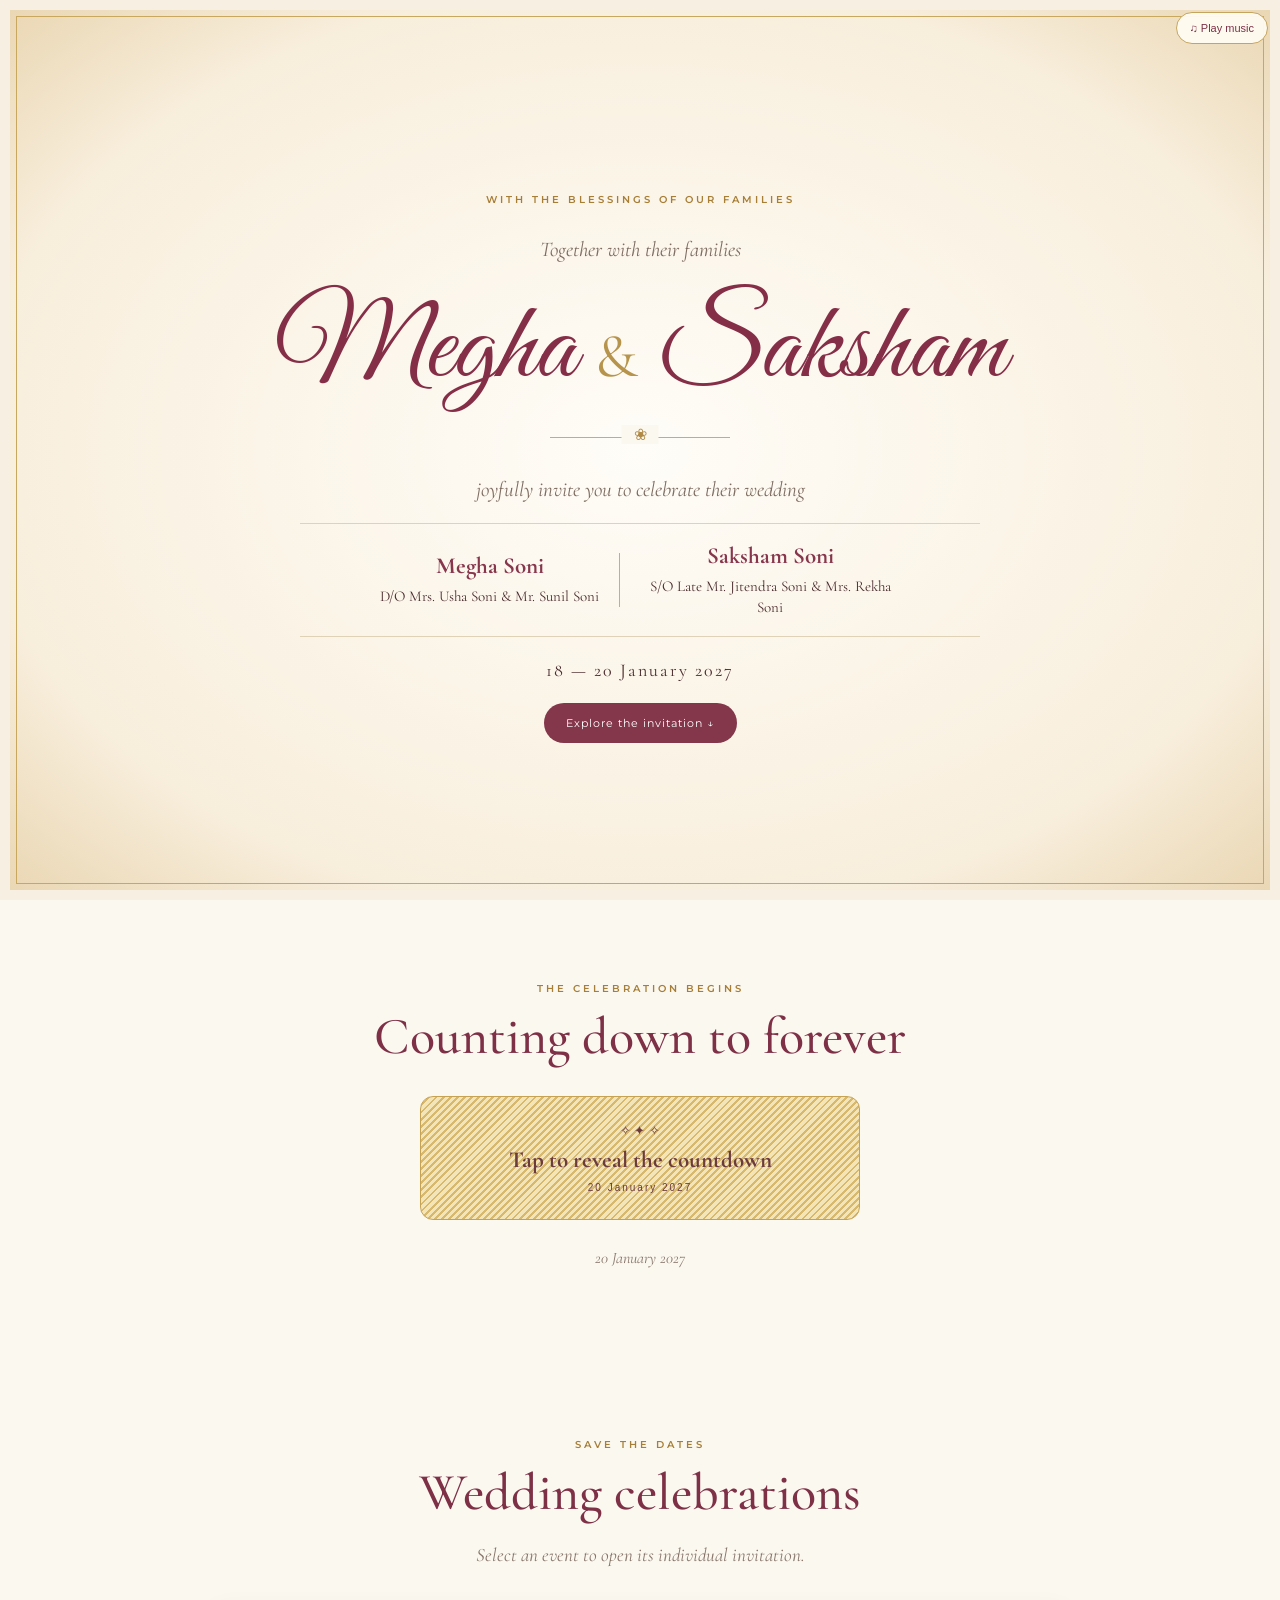
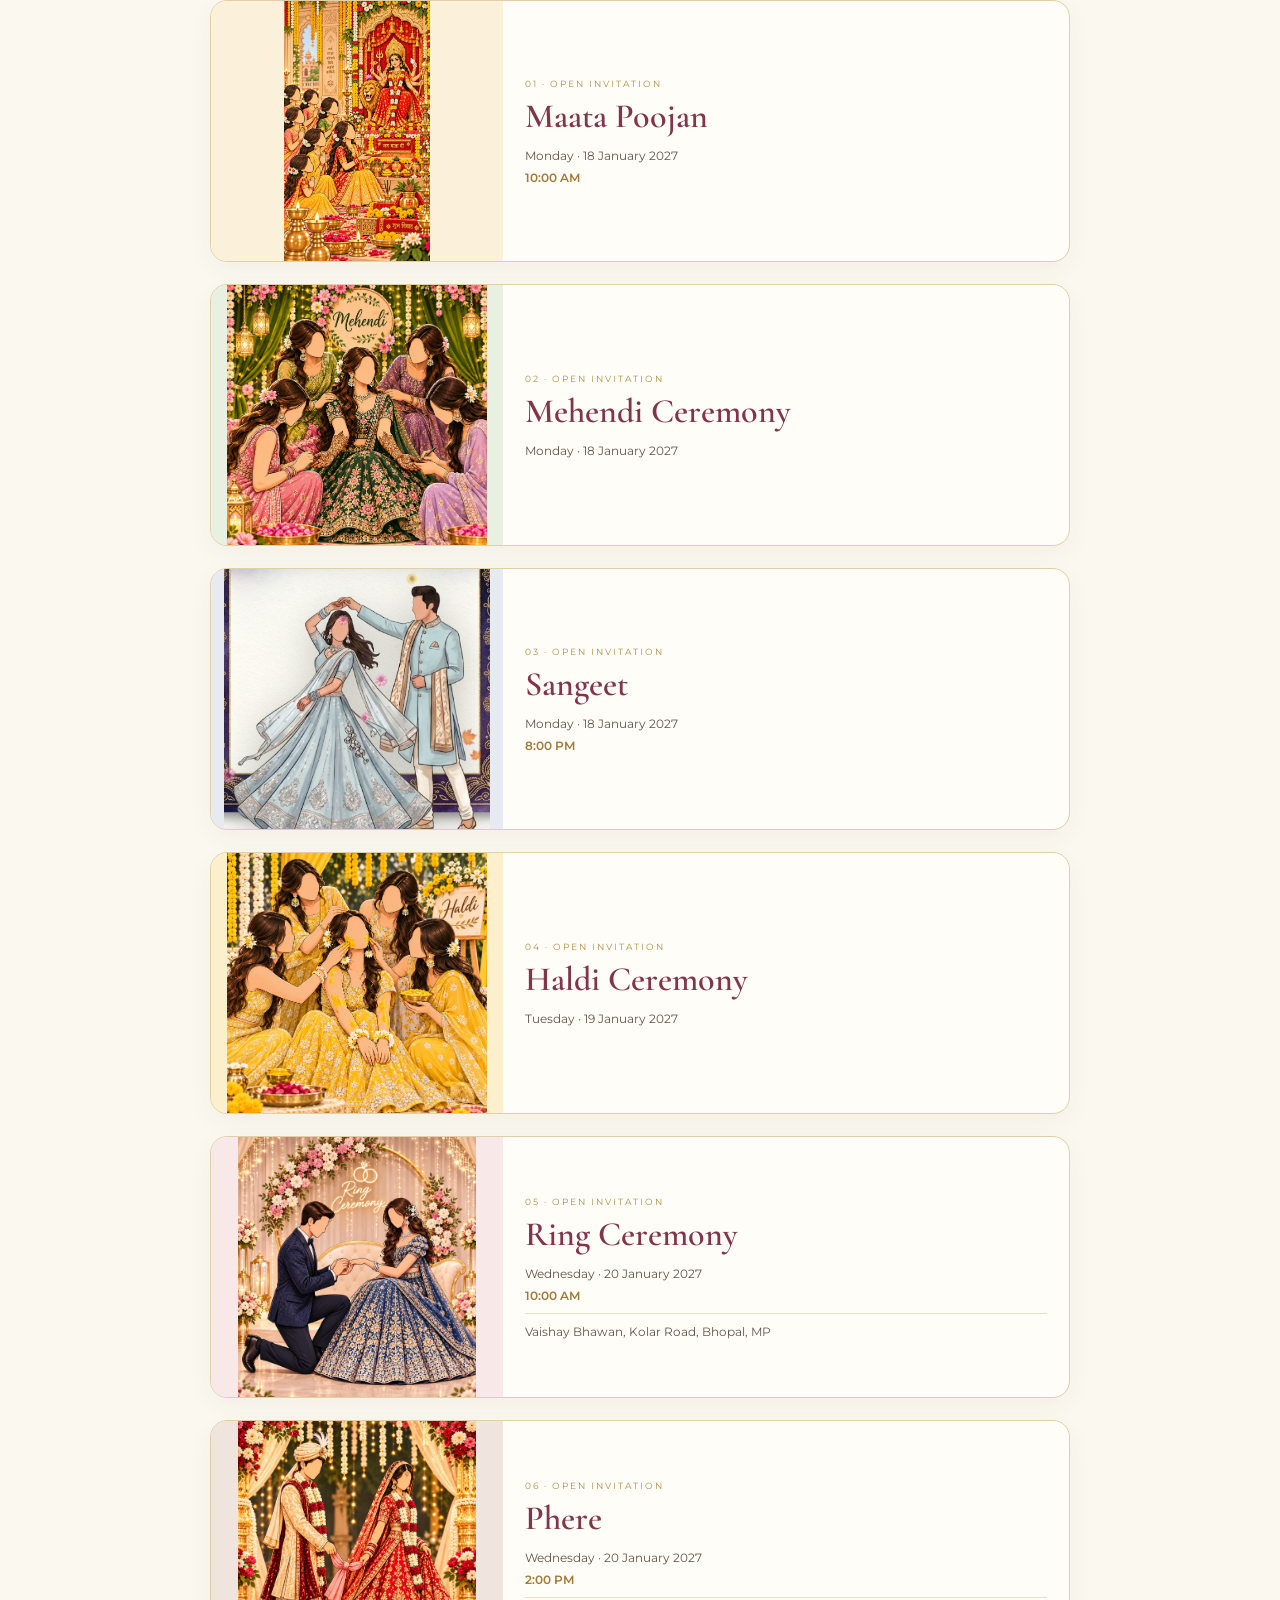
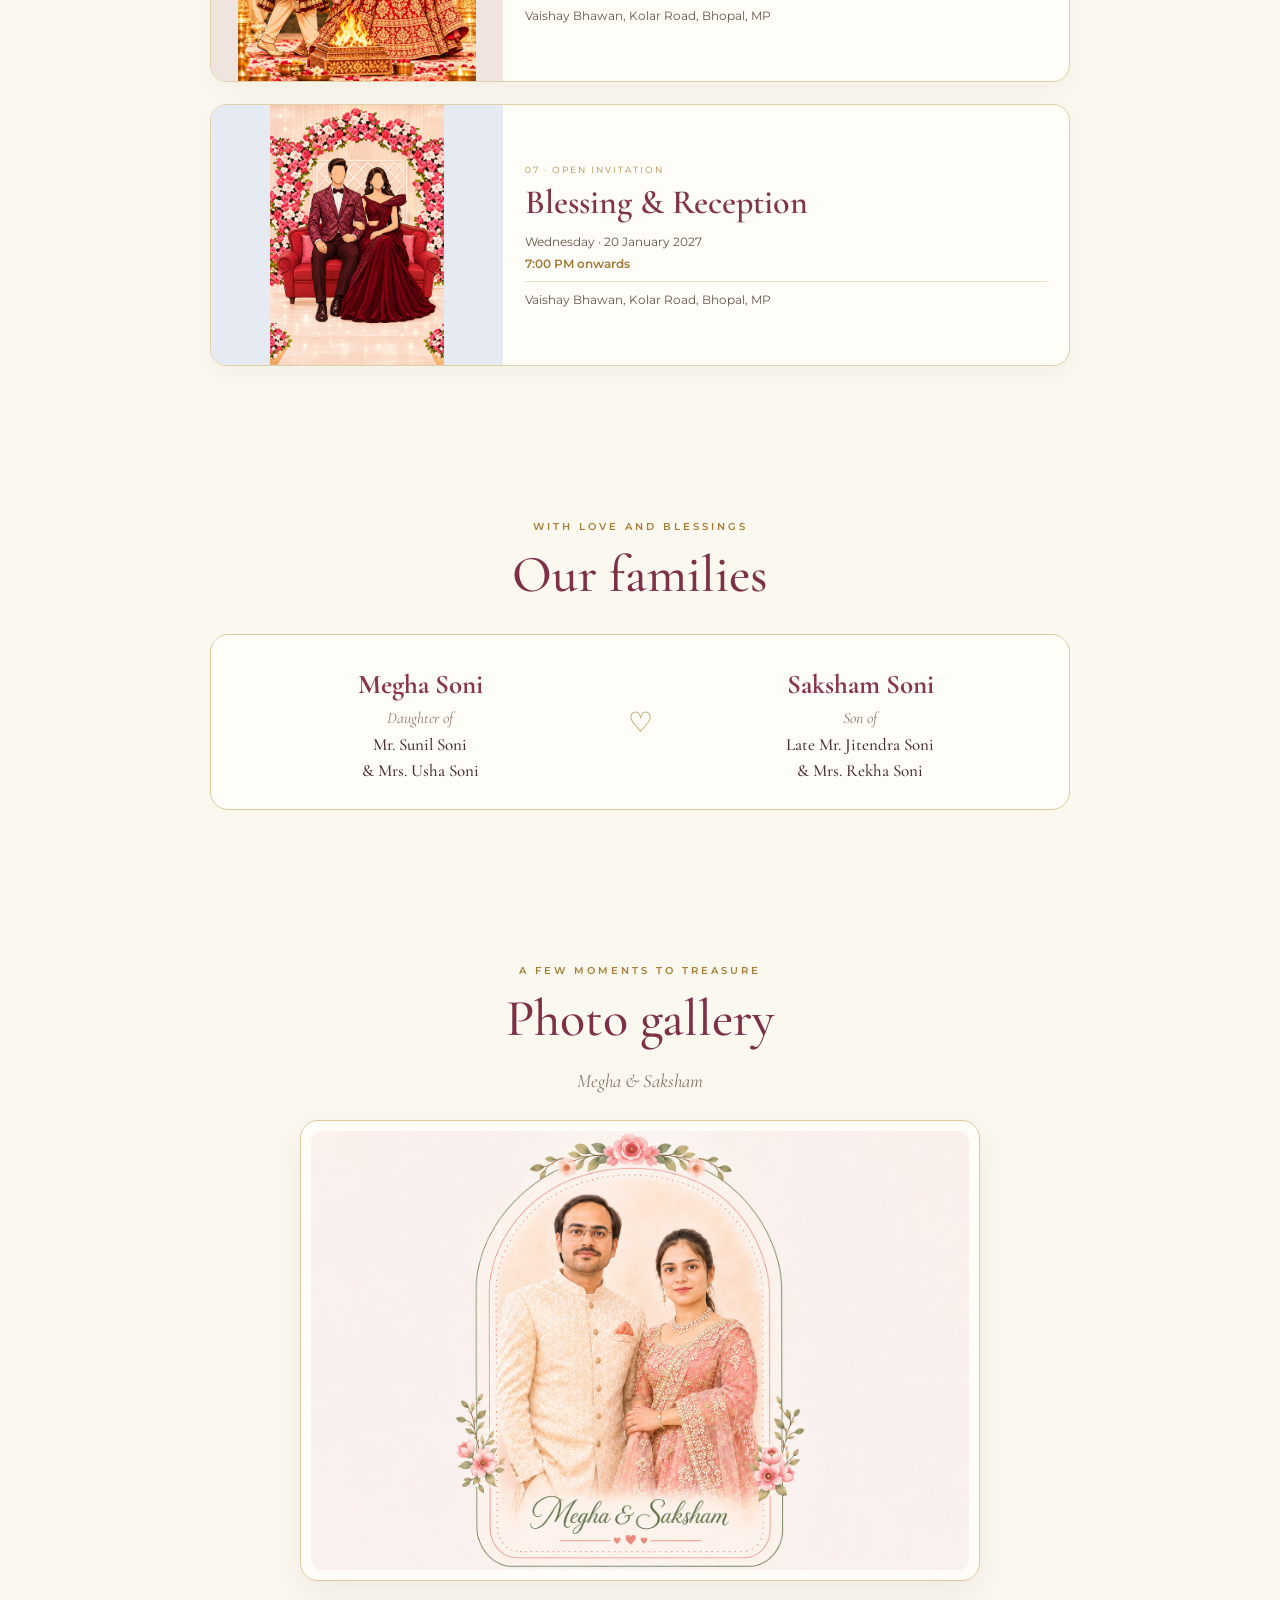
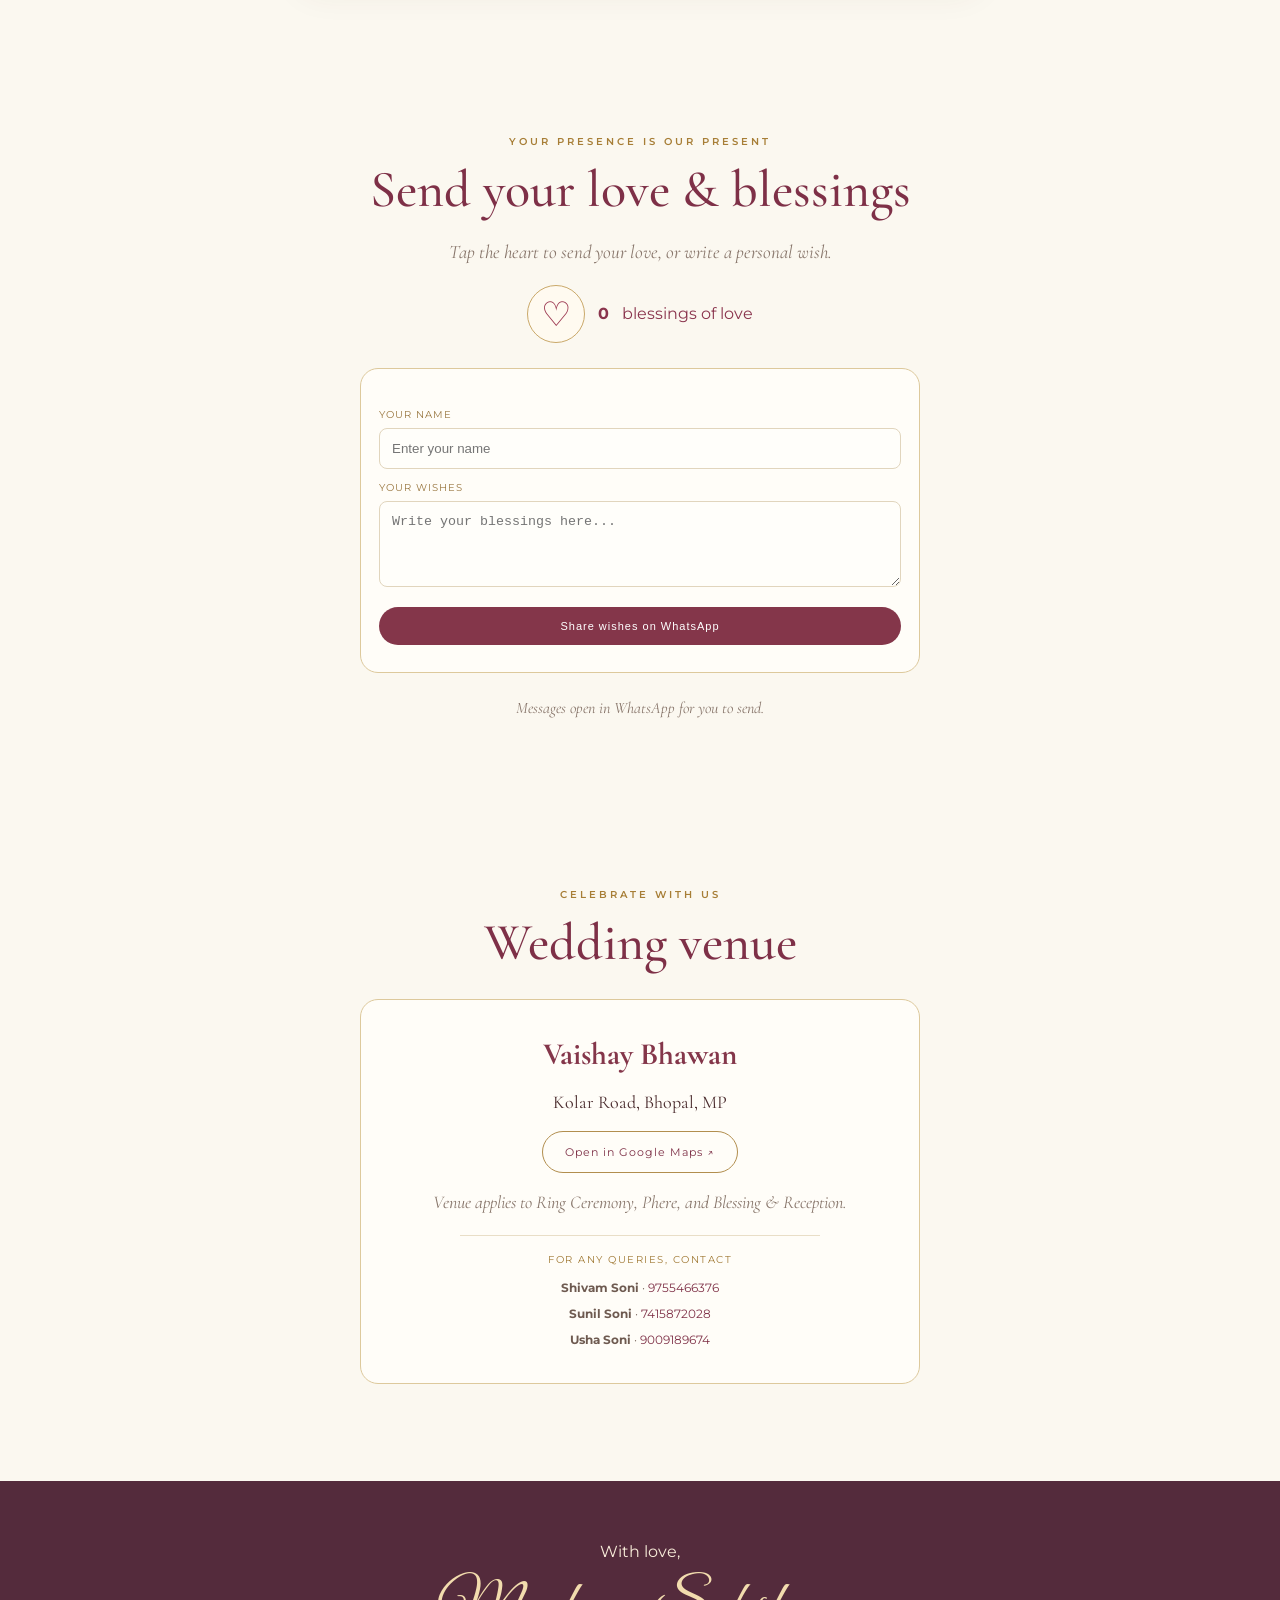
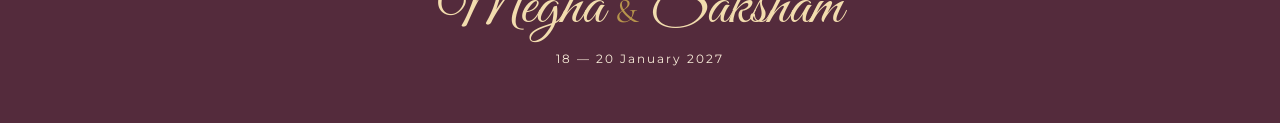
<file: index.html>
<!DOCTYPE html><html lang="en"><head><meta charset="UTF-8"><meta name="viewport" content="width=device-width,initial-scale=1"><meta name="theme-color" content="#7d253b"><title>Megha & Saksham | Wedding Invitation</title><link rel="preconnect" href="https://fonts.googleapis.com"><link rel="preconnect" href="https://fonts.gstatic.com" crossorigin><link href="https://fonts.googleapis.com/css2?family=Cormorant+Garamond:wght@400;500;600;700&family=Great+Vibes&family=Montserrat:wght@400;500;600&display=swap" rel="stylesheet"><link rel="stylesheet" href="styles.css"></head><body>
<div class="music-control"><audio id="bgMusic" loop src="assets/song.mpeg"></audio><button id="musicToggle" class="music-btn">♫ Play music</button></div>
<header class="hero" id="home"><p class="eyebrow">WITH THE BLESSINGS OF OUR FAMILIES</p><p class="invite-line">Together with their families</p><h1>Megha <span>&</span> Saksham</h1><div class="hero-divider"></div><p class="hero-subtitle">joyfully invite you to celebrate their wedding</p><div class="hero-names"><div><strong>Megha Soni</strong><small>D/O Mrs. Usha Soni &amp; Mr. Sunil Soni</small></div><i></i><div><strong>Saksham Soni</strong><small>S/O Late Mr. Jitendra Soni &amp; Mrs. Rekha Soni</small></div></div><p class="hero-date">18 — 20 January 2027</p><a class="primary-link" href="#countdown">Explore the invitation ↓</a></header>
<main>
<section class="section-wrap" id="countdown"><p class="eyebrow">THE CELEBRATION BEGINS</p><h2>Counting down to forever</h2><button id="revealCountdown" class="scratch-card"><span>✧ ✦ ✧</span><strong>Tap to reveal the countdown</strong><small>20 January 2027</small></button><div class="countdown hidden" id="countdownTimer"><div><strong id="days">--</strong><span>Days</span></div><div><strong id="hours">--</strong><span>Hours</span></div><div><strong id="minutes">--</strong><span>Minutes</span></div><div><strong id="seconds">--</strong><span>Seconds</span></div></div><p class="muted">20 January 2027</p></section>
<section class="section-wrap" id="events"><p class="eyebrow">SAVE THE DATES</p><h2>Wedding celebrations</h2><p class="section-intro">Select an event to open its individual invitation.</p><div class="event-list">
      <a class="event-card gold" href="maata-poojan.html">
        <div class="event-art"><img src="assets/mata_poojan.jpeg" alt="Maata Poojan illustration"></div>
        <div class="event-copy"><span class="event-number">01 · OPEN INVITATION</span><h3>Maata Poojan</h3><p class="event-date">Monday · 18 January 2027</p><p class="event-time">10:00 AM</p></div>
      </a>
      <a class="event-card green" href="mehendi-ceremony.html">
        <div class="event-art"><img src="assets/mahendi.jpeg" alt="Mehendi Ceremony illustration"></div>
        <div class="event-copy"><span class="event-number">02 · OPEN INVITATION</span><h3>Mehendi Ceremony</h3><p class="event-date">Monday · 18 January 2027</p></div>
      </a>
      <a class="event-card navy" href="sangeet.html">
        <div class="event-art"><img src="assets/sangeet_couple.png" alt="Sangeet illustration"></div>
        <div class="event-copy"><span class="event-number">03 · OPEN INVITATION</span><h3>Sangeet</h3><p class="event-date">Monday · 18 January 2027</p><p class="event-time">8:00 PM</p></div>
      </a>
      <a class="event-card yellow" href="haldi-ceremony.html">
        <div class="event-art"><img src="assets/haldi.jpeg" alt="Haldi Ceremony illustration"></div>
        <div class="event-copy"><span class="event-number">04 · OPEN INVITATION</span><h3>Haldi Ceremony</h3><p class="event-date">Tuesday · 19 January 2027</p></div>
      </a>
      <a class="event-card blush" href="ring-ceremony.html">
        <div class="event-art"><img src="assets/ring_ceremony.jpeg" alt="Ring Ceremony illustration"></div>
        <div class="event-copy"><span class="event-number">05 · OPEN INVITATION</span><h3>Ring Ceremony</h3><p class="event-date">Wednesday · 20 January 2027</p><p class="event-time">10:00 AM</p><p class="event-venue">Vaishay Bhawan, Kolar Road, Bhopal, MP</p></div>
      </a>
      <a class="event-card maroon" href="phere.html">
        <div class="event-art"><img src="assets/phere.jpeg" alt="Phere illustration"></div>
        <div class="event-copy"><span class="event-number">06 · OPEN INVITATION</span><h3>Phere</h3><p class="event-date">Wednesday · 20 January 2027</p><p class="event-time">2:00 PM</p><p class="event-venue">Vaishay Bhawan, Kolar Road, Bhopal, MP</p></div>
      </a>
      <a class="event-card blue" href="blessing-reception.html">
        <div class="event-art"><img src="assets/blessing.jpeg" alt="Blessing & Reception illustration"></div>
        <div class="event-copy"><span class="event-number">07 · OPEN INVITATION</span><h3>Blessing & Reception</h3><p class="event-date">Wednesday · 20 January 2027</p><p class="event-time">7:00 PM onwards</p><p class="event-venue">Vaishay Bhawan, Kolar Road, Bhopal, MP</p></div>
      </a></div></section>
<section class="section-wrap" id="family"><p class="eyebrow">WITH LOVE AND BLESSINGS</p><h2>Our families</h2><div class="family-card"><div class="family-side"><h3>Megha Soni</h3><p>Daughter of</p><strong>Mr. Sunil Soni<br>&amp; Mrs. Usha Soni</strong></div><div class="family-center">♡</div><div class="family-side"><h3>Saksham Soni</h3><p>Son of</p><strong>Late Mr. Jitendra Soni<br>&amp; Mrs. Rekha Soni</strong></div></div></section>
<section class="section-wrap" id="gallery">
  <p class="eyebrow">A FEW MOMENTS TO TREASURE</p>
  <h2>Photo gallery</h2>
  <p class="section-intro">Megha &amp; Saksham</p>

  <div class="single-gallery-photo">
    <img src="assets/both.jpeg"
         alt="Megha and Saksham">
  </div>
</section>
<section class="section-wrap" id="blessings"><p class="eyebrow">YOUR PRESENCE IS OUR PRESENT</p><h2>Send your love &amp; blessings</h2><p class="section-intro">Tap the heart to send your love, or write a personal wish.</p><div class="love-counter"><button id="sendLove" type="button">♡</button><strong id="loveCount">0</strong><span>blessings of love</span></div><form id="blessingForm" class="blessing-form"><label for="guestName">Your name</label><input id="guestName" maxlength="60" required placeholder="Enter your name"><label for="guestMessage">Your wishes</label><textarea id="guestMessage" maxlength="500" rows="4" required placeholder="Write your blessings here..."></textarea><button class="primary-btn" type="submit">Share wishes on WhatsApp</button></form><p class="muted">Messages open in WhatsApp for you to send.</p></section>
<section class="section-wrap" id="venue"><p class="eyebrow">CELEBRATE WITH US</p><h2>Wedding venue</h2><div class="venue-card"><h3>Vaishay Bhawan</h3><p>Kolar Road, Bhopal, MP</p><a class="outline-btn" href="https://www.google.com/maps/search/?api=1&query=Vaishay+Bhawan%2C+Kolar+Road%2C+Bhopal%2C+MP" target="_blank" rel="noopener">Open in Google Maps ↗</a><p class="muted">Venue applies to Ring Ceremony, Phere, and Blessing &amp; Reception.</p><div class="venue-contacts">
  <p class="contacts-heading">For any queries, contact</p>
  <p><strong>Shivam Soni</strong> · <a href="tel:+919755466376">9755466376</a></p>
  <p><strong>Sunil Soni</strong> · <a href="tel:+917415872028">7415872028</a></p>
  <p><strong>Usha Soni</strong> · <a href="tel:+919009189674">9009189674</a></p>
</div></div></section>
</main><footer class="footer"><p>With love,</p><h2>Megha <span>&</span> Saksham</h2><p class="footer-date">18 — 20 January 2027</p></footer><script src="script.js"></script></body></html>
</file>
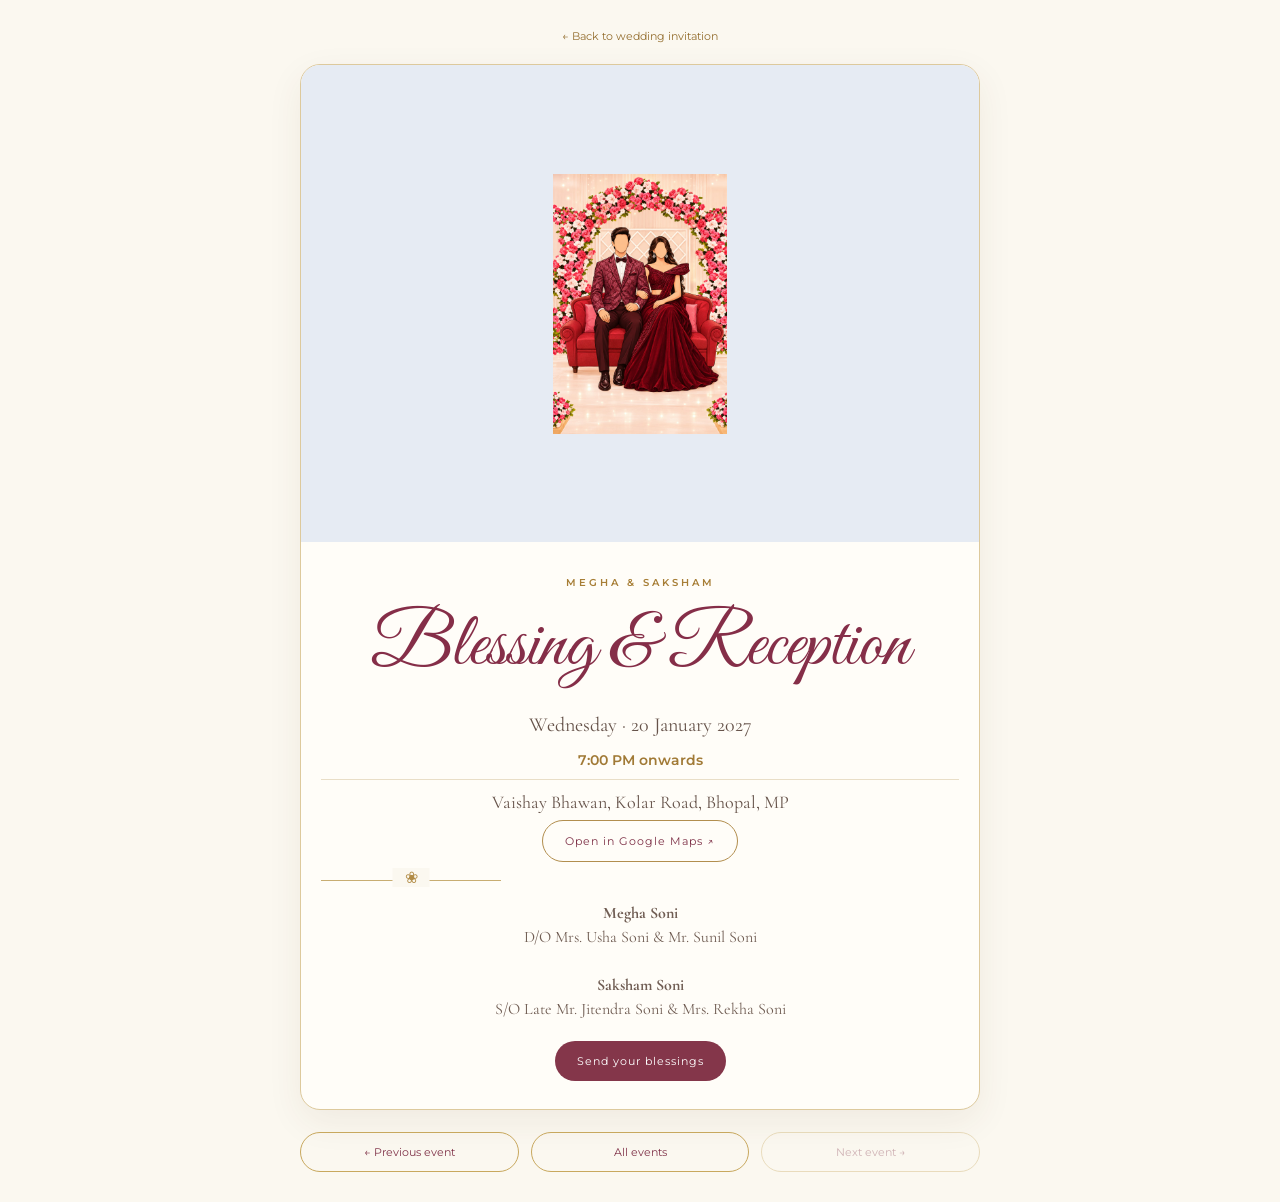
<file: blessing-reception.html>
<!DOCTYPE html><html lang="en"><head><meta charset="UTF-8"><meta name="viewport" content="width=device-width,initial-scale=1"><meta name="theme-color" content="#7d253b"><title>Blessing & Reception | Megha & Saksham</title><link rel="preconnect" href="https://fonts.googleapis.com"><link rel="preconnect" href="https://fonts.gstatic.com" crossorigin><link href="https://fonts.googleapis.com/css2?family=Cormorant+Garamond:wght@400;500;600&family=Great+Vibes&family=Montserrat:wght@400;500;600&display=swap" rel="stylesheet"><link rel="stylesheet" href="styles.css"></head><body><div class="detail-top"><a href="index.html">← Back to wedding invitation</a></div><main class="event-detail"><article class="detail-panel blue"><div class="detail-art event-art"><img src="assets/blessing.jpeg" alt="Blessing & Reception illustration"></div><div class="detail-copy"><p class="eyebrow">MEGHA &amp; SAKSHAM</p><h1>Blessing & Reception</h1><p class="event-date">Wednesday · 20 January 2027</p><p class="event-time">7:00 PM onwards</p><p class="event-venue">Vaishay Bhawan, Kolar Road, Bhopal, MP</p><a class="outline-btn" href="https://www.google.com/maps/search/?api=1&amp;query=Vaishay+Bhawan%2C+Kolar+Road%2C+Bhopal%2C+MP" target="_blank" rel="noopener">Open in Google Maps ↗</a><div class="hero-divider"></div><div class="detail-family"><strong>Megha Soni</strong><br>D/O Mrs. Usha Soni &amp; Mr. Sunil Soni<br><br><strong>Saksham Soni</strong><br>S/O Late Mr. Jitendra Soni &amp; Mrs. Rekha Soni</div><a class="primary-link" href="index.html#blessings">Send your blessings</a></div></article><nav class="detail-nav"><a href="phere.html">← Previous event</a><a href="index.html">All events</a><a class="disabled" href="#">Next event →</a></nav></main></body></html>
</file>
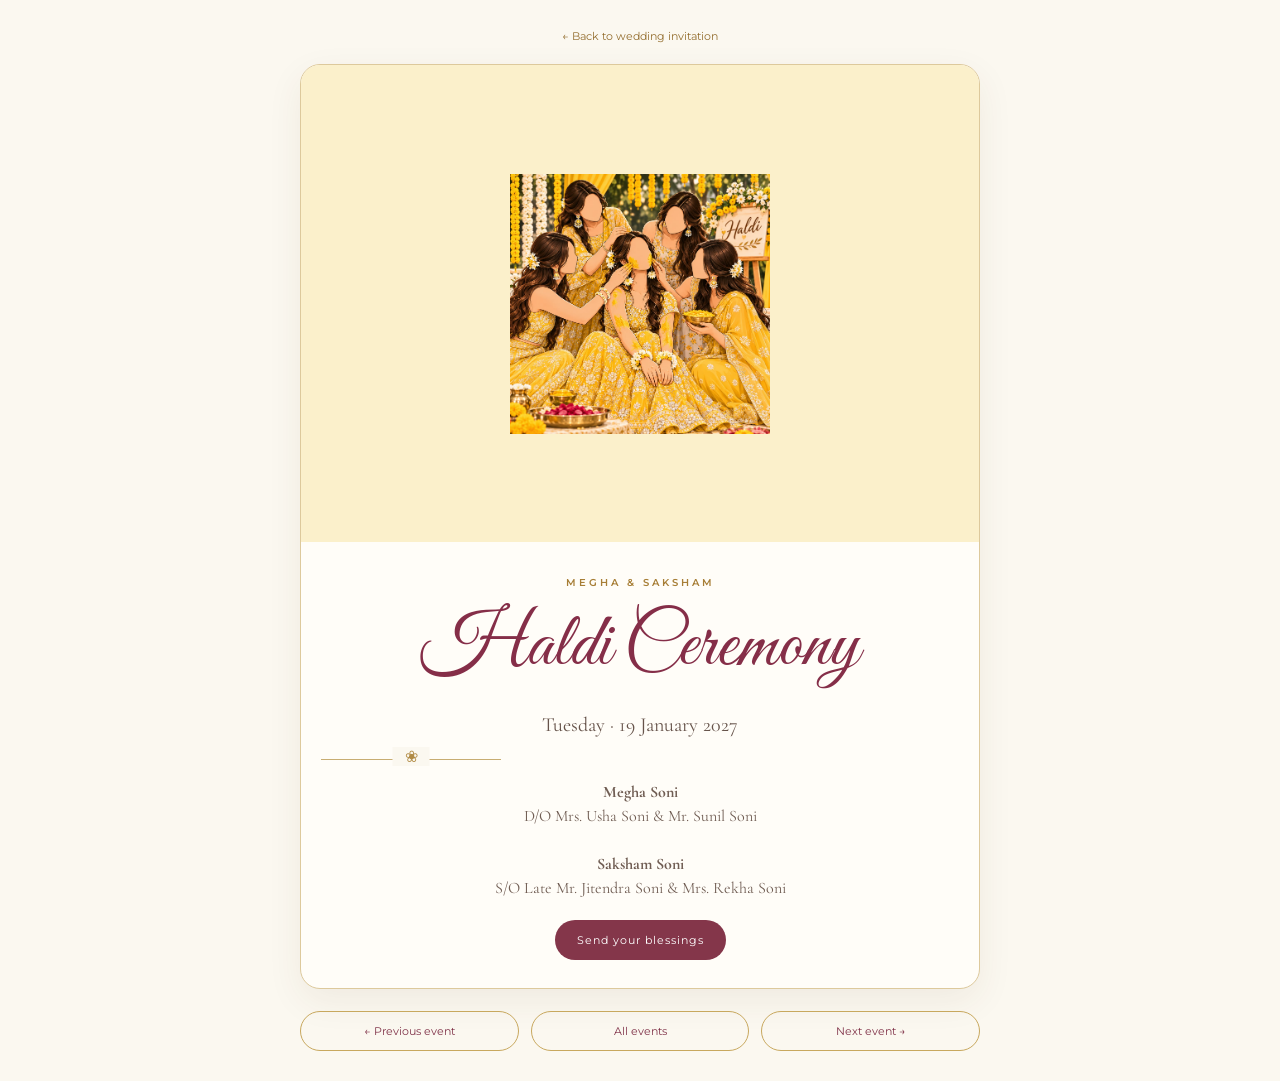
<file: haldi-ceremony.html>
<!DOCTYPE html><html lang="en"><head><meta charset="UTF-8"><meta name="viewport" content="width=device-width,initial-scale=1"><meta name="theme-color" content="#7d253b"><title>Haldi Ceremony | Megha & Saksham</title><link rel="preconnect" href="https://fonts.googleapis.com"><link rel="preconnect" href="https://fonts.gstatic.com" crossorigin><link href="https://fonts.googleapis.com/css2?family=Cormorant+Garamond:wght@400;500;600&family=Great+Vibes&family=Montserrat:wght@400;500;600&display=swap" rel="stylesheet"><link rel="stylesheet" href="styles.css"></head><body><div class="detail-top"><a href="index.html">← Back to wedding invitation</a></div><main class="event-detail"><article class="detail-panel yellow"><div class="detail-art event-art"><img src="assets/haldi.jpeg" alt="Haldi Ceremony illustration"></div><div class="detail-copy"><p class="eyebrow">MEGHA &amp; SAKSHAM</p><h1>Haldi Ceremony</h1><p class="event-date">Tuesday · 19 January 2027</p><div class="hero-divider"></div><div class="detail-family"><strong>Megha Soni</strong><br>D/O Mrs. Usha Soni &amp; Mr. Sunil Soni<br><br><strong>Saksham Soni</strong><br>S/O Late Mr. Jitendra Soni &amp; Mrs. Rekha Soni</div><a class="primary-link" href="index.html#blessings">Send your blessings</a></div></article><nav class="detail-nav"><a href="sangeet.html">← Previous event</a><a href="index.html">All events</a><a href="ring-ceremony.html">Next event →</a></nav></main></body></html>
</file>
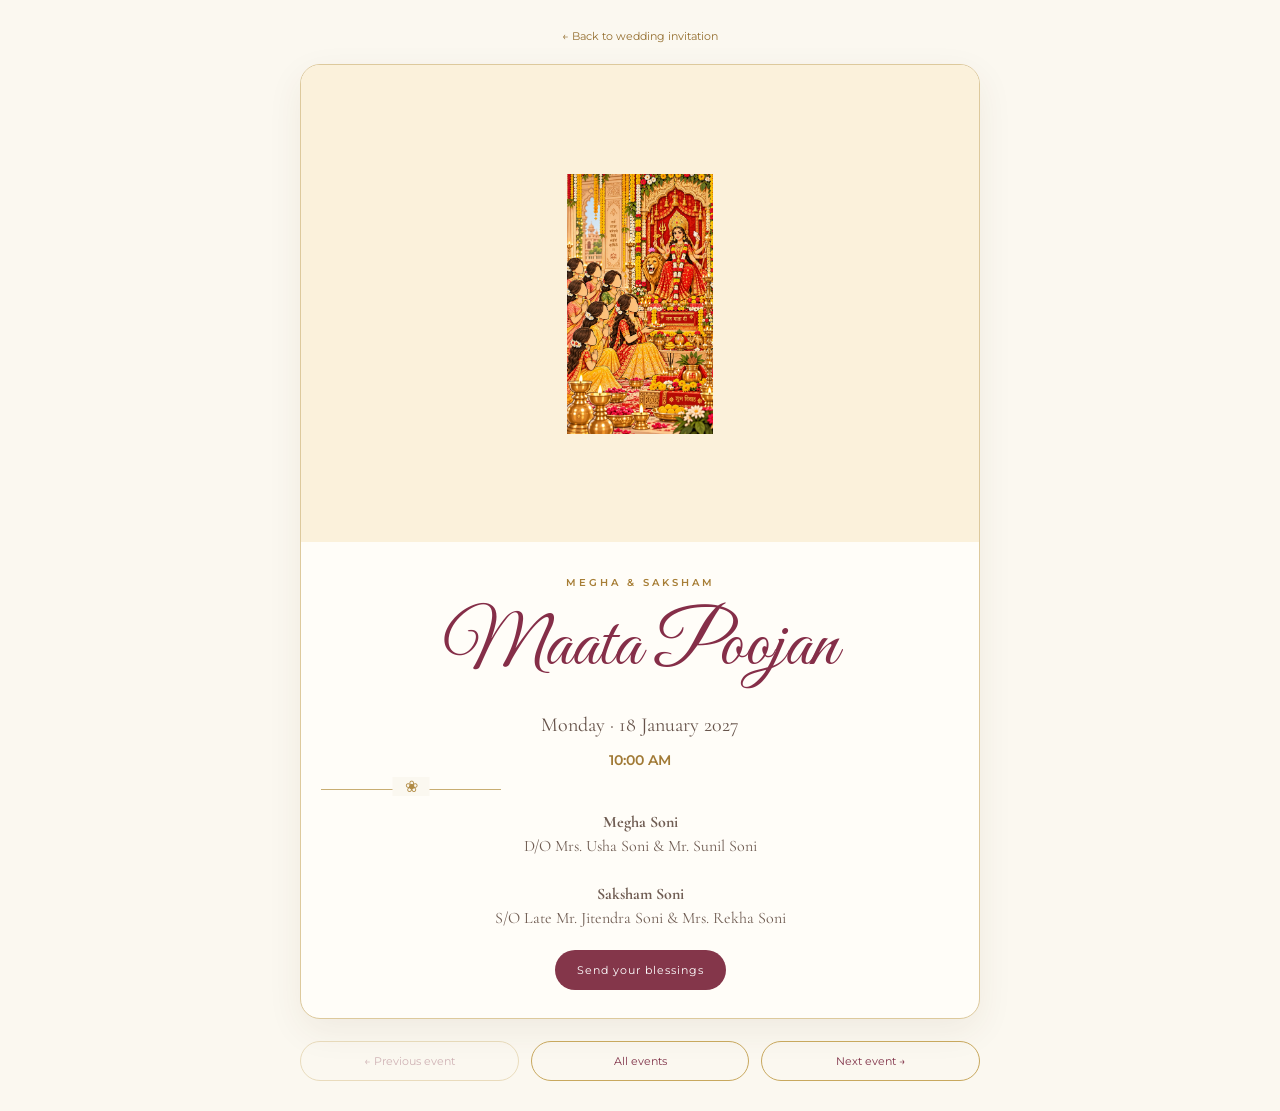
<file: maata-poojan.html>
<!DOCTYPE html><html lang="en"><head><meta charset="UTF-8"><meta name="viewport" content="width=device-width,initial-scale=1"><meta name="theme-color" content="#7d253b"><title>Maata Poojan | Megha & Saksham</title><link rel="preconnect" href="https://fonts.googleapis.com"><link rel="preconnect" href="https://fonts.gstatic.com" crossorigin><link href="https://fonts.googleapis.com/css2?family=Cormorant+Garamond:wght@400;500;600&family=Great+Vibes&family=Montserrat:wght@400;500;600&display=swap" rel="stylesheet"><link rel="stylesheet" href="styles.css"></head><body><div class="detail-top"><a href="index.html">← Back to wedding invitation</a></div><main class="event-detail"><article class="detail-panel gold"><div class="detail-art event-art"><img src="assets/mata_poojan.jpeg" alt="Maata Poojan illustration"></div><div class="detail-copy"><p class="eyebrow">MEGHA &amp; SAKSHAM</p><h1>Maata Poojan</h1><p class="event-date">Monday · 18 January 2027</p><p class="event-time">10:00 AM</p><div class="hero-divider"></div><div class="detail-family"><strong>Megha Soni</strong><br>D/O Mrs. Usha Soni &amp; Mr. Sunil Soni<br><br><strong>Saksham Soni</strong><br>S/O Late Mr. Jitendra Soni &amp; Mrs. Rekha Soni</div><a class="primary-link" href="index.html#blessings">Send your blessings</a></div></article><nav class="detail-nav"><a class="disabled" href="#">← Previous event</a><a href="index.html">All events</a><a href="mehendi-ceremony.html">Next event →</a></nav></main></body></html>
</file>
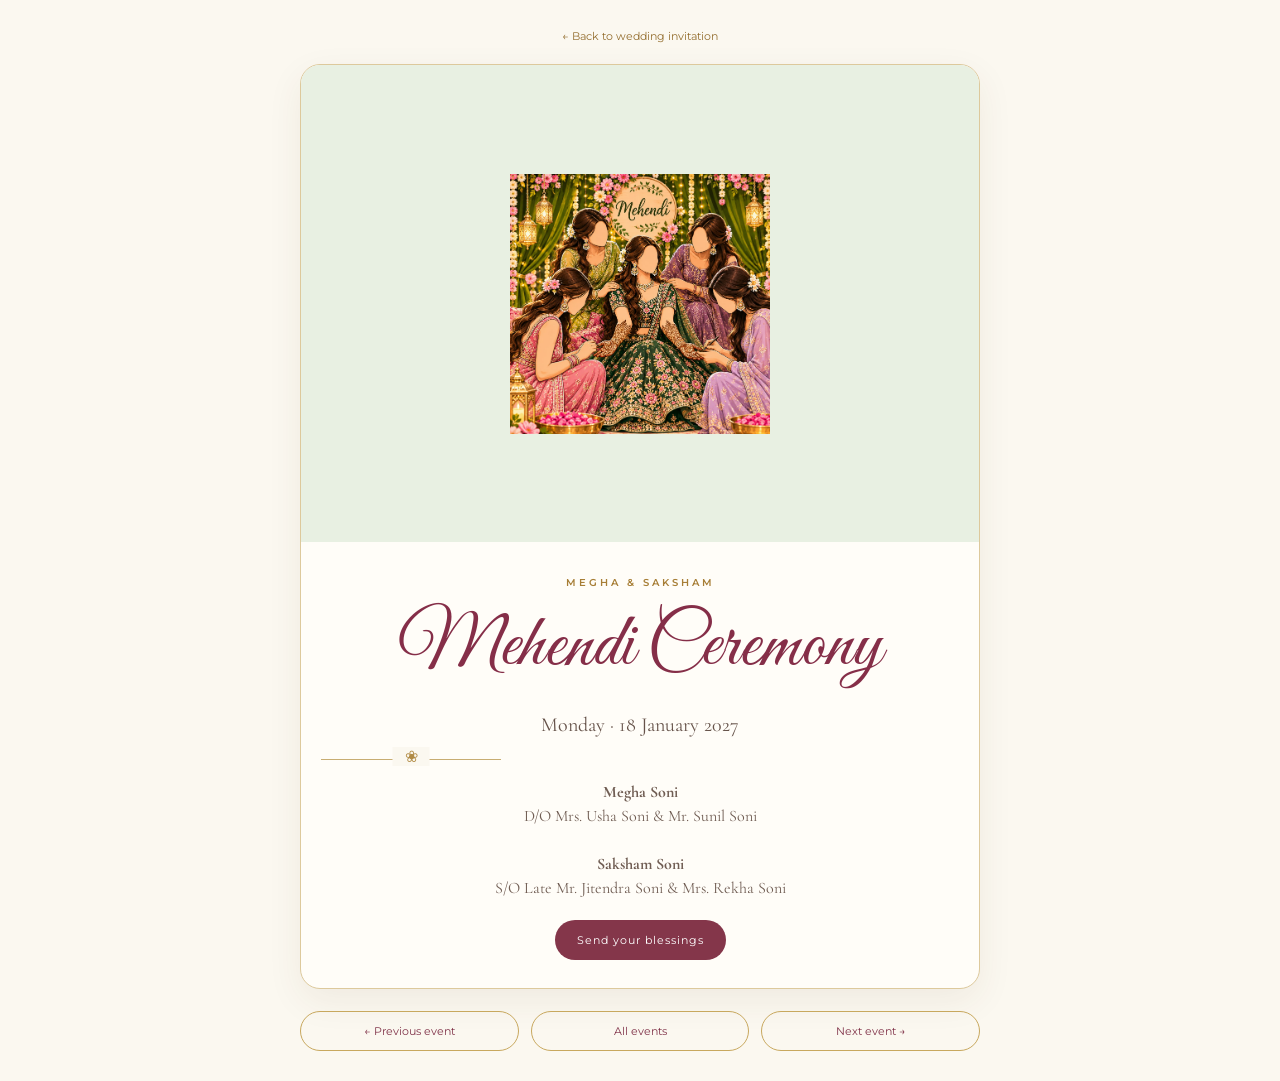
<file: mehendi-ceremony.html>
<!DOCTYPE html><html lang="en"><head><meta charset="UTF-8"><meta name="viewport" content="width=device-width,initial-scale=1"><meta name="theme-color" content="#7d253b"><title>Mehendi Ceremony | Megha & Saksham</title><link rel="preconnect" href="https://fonts.googleapis.com"><link rel="preconnect" href="https://fonts.gstatic.com" crossorigin><link href="https://fonts.googleapis.com/css2?family=Cormorant+Garamond:wght@400;500;600&family=Great+Vibes&family=Montserrat:wght@400;500;600&display=swap" rel="stylesheet"><link rel="stylesheet" href="styles.css"></head><body><div class="detail-top"><a href="index.html">← Back to wedding invitation</a></div><main class="event-detail"><article class="detail-panel green"><div class="detail-art event-art"><img src="assets/mahendi.jpeg" alt="Mehendi Ceremony illustration"></div><div class="detail-copy"><p class="eyebrow">MEGHA &amp; SAKSHAM</p><h1>Mehendi Ceremony</h1><p class="event-date">Monday · 18 January 2027</p><div class="hero-divider"></div><div class="detail-family"><strong>Megha Soni</strong><br>D/O Mrs. Usha Soni &amp; Mr. Sunil Soni<br><br><strong>Saksham Soni</strong><br>S/O Late Mr. Jitendra Soni &amp; Mrs. Rekha Soni</div><a class="primary-link" href="index.html#blessings">Send your blessings</a></div></article><nav class="detail-nav"><a href="maata-poojan.html">← Previous event</a><a href="index.html">All events</a><a href="sangeet.html">Next event →</a></nav></main></body></html>
</file>
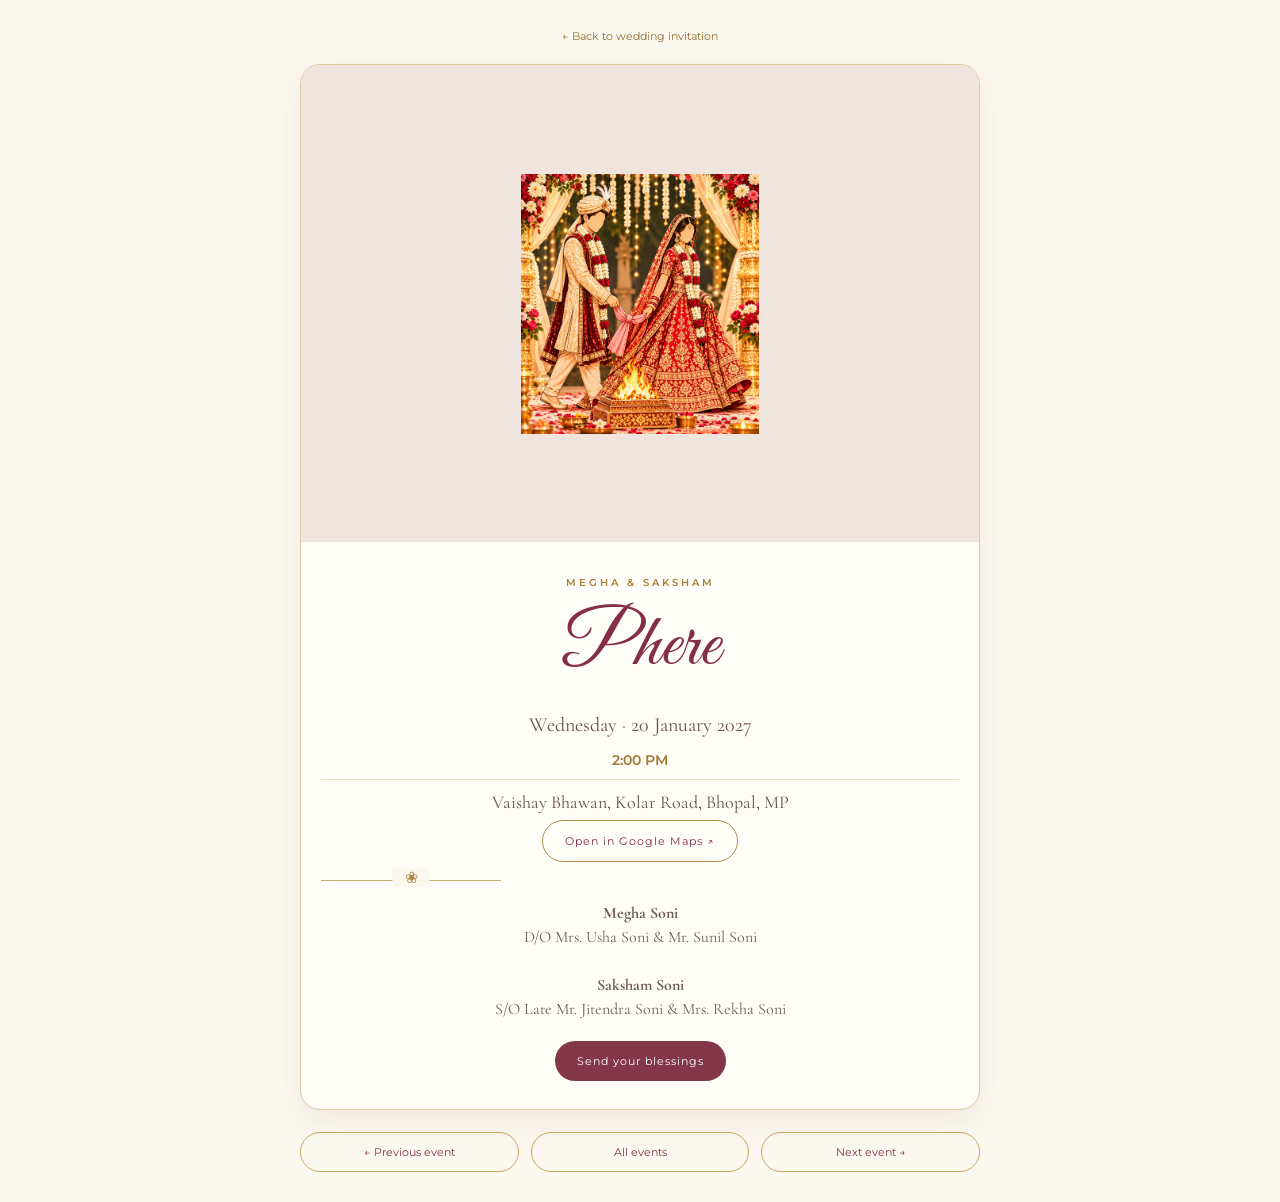
<file: phere.html>
<!DOCTYPE html><html lang="en"><head><meta charset="UTF-8"><meta name="viewport" content="width=device-width,initial-scale=1"><meta name="theme-color" content="#7d253b"><title>Phere | Megha & Saksham</title><link rel="preconnect" href="https://fonts.googleapis.com"><link rel="preconnect" href="https://fonts.gstatic.com" crossorigin><link href="https://fonts.googleapis.com/css2?family=Cormorant+Garamond:wght@400;500;600&family=Great+Vibes&family=Montserrat:wght@400;500;600&display=swap" rel="stylesheet"><link rel="stylesheet" href="styles.css"></head><body><div class="detail-top"><a href="index.html">← Back to wedding invitation</a></div><main class="event-detail"><article class="detail-panel maroon"><div class="detail-art event-art"><img src="assets/phere.jpeg" alt="Phere illustration"></div><div class="detail-copy"><p class="eyebrow">MEGHA &amp; SAKSHAM</p><h1>Phere</h1><p class="event-date">Wednesday · 20 January 2027</p><p class="event-time">2:00 PM</p><p class="event-venue">Vaishay Bhawan, Kolar Road, Bhopal, MP</p><a class="outline-btn" href="https://www.google.com/maps/search/?api=1&amp;query=Vaishay+Bhawan%2C+Kolar+Road%2C+Bhopal%2C+MP" target="_blank" rel="noopener">Open in Google Maps ↗</a><div class="hero-divider"></div><div class="detail-family"><strong>Megha Soni</strong><br>D/O Mrs. Usha Soni &amp; Mr. Sunil Soni<br><br><strong>Saksham Soni</strong><br>S/O Late Mr. Jitendra Soni &amp; Mrs. Rekha Soni</div><a class="primary-link" href="index.html#blessings">Send your blessings</a></div></article><nav class="detail-nav"><a href="ring-ceremony.html">← Previous event</a><a href="index.html">All events</a><a href="blessing-reception.html">Next event →</a></nav></main></body></html>
</file>
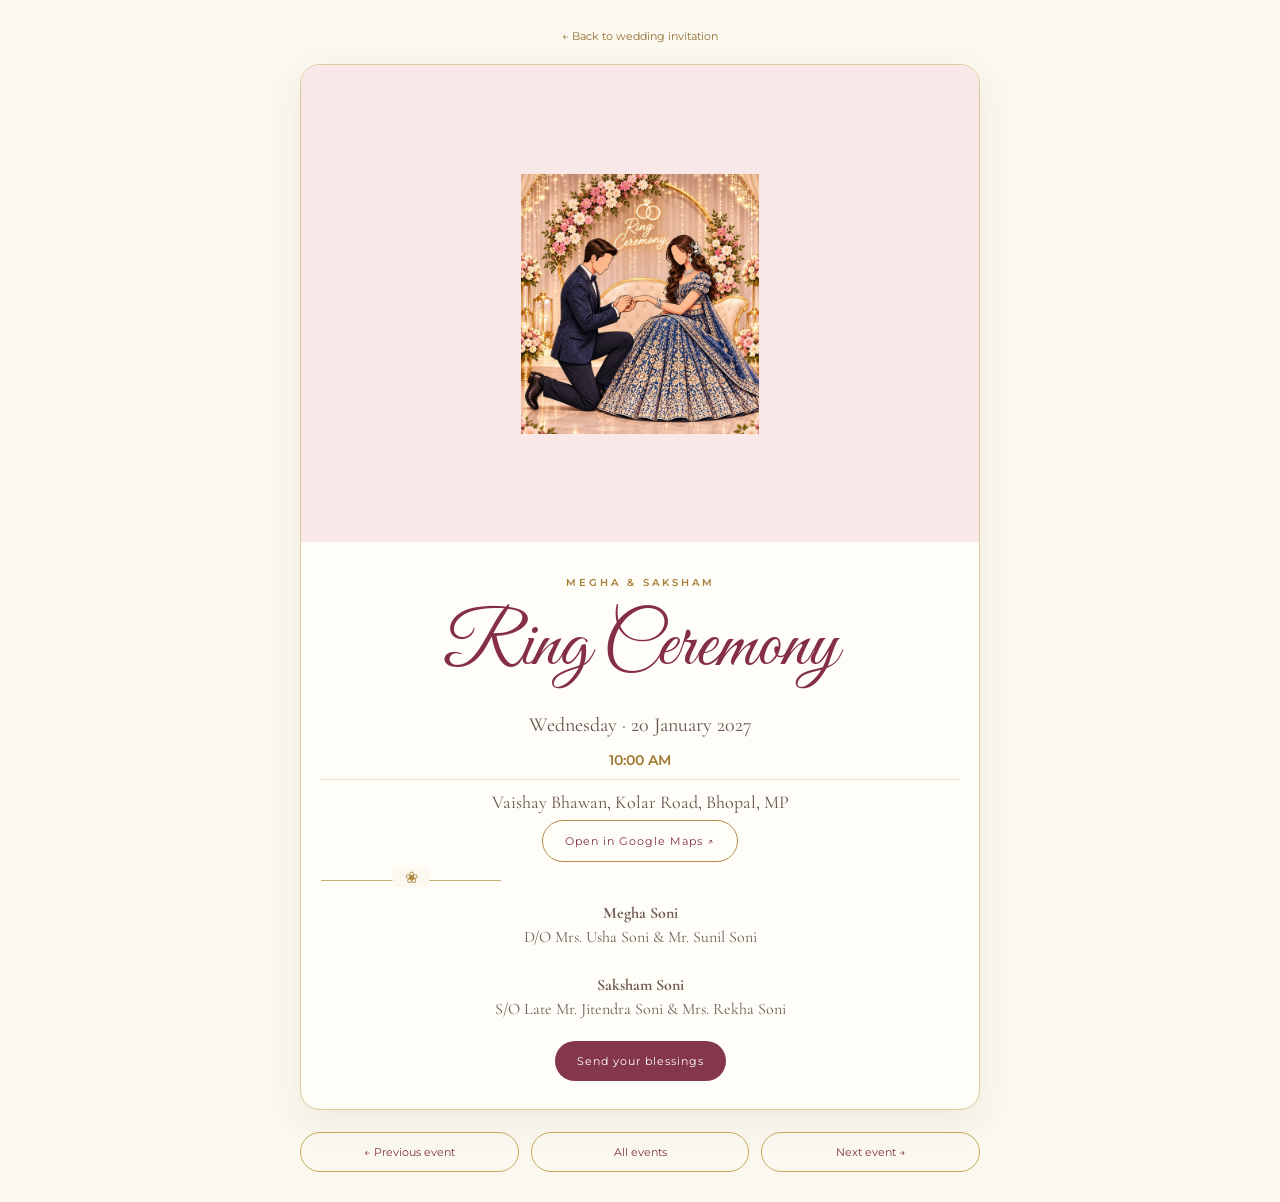
<file: ring-ceremony.html>
<!DOCTYPE html><html lang="en"><head><meta charset="UTF-8"><meta name="viewport" content="width=device-width,initial-scale=1"><meta name="theme-color" content="#7d253b"><title>Ring Ceremony | Megha & Saksham</title><link rel="preconnect" href="https://fonts.googleapis.com"><link rel="preconnect" href="https://fonts.gstatic.com" crossorigin><link href="https://fonts.googleapis.com/css2?family=Cormorant+Garamond:wght@400;500;600&family=Great+Vibes&family=Montserrat:wght@400;500;600&display=swap" rel="stylesheet"><link rel="stylesheet" href="styles.css"></head><body><div class="detail-top"><a href="index.html">← Back to wedding invitation</a></div><main class="event-detail"><article class="detail-panel blush"><div class="detail-art event-art"><img src="assets/ring_ceremony.jpeg" alt="Ring Ceremony illustration"></div><div class="detail-copy"><p class="eyebrow">MEGHA &amp; SAKSHAM</p><h1>Ring Ceremony</h1><p class="event-date">Wednesday · 20 January 2027</p><p class="event-time">10:00 AM</p><p class="event-venue">Vaishay Bhawan, Kolar Road, Bhopal, MP</p><a class="outline-btn" href="https://www.google.com/maps/search/?api=1&amp;query=Vaishay+Bhawan%2C+Kolar+Road%2C+Bhopal%2C+MP" target="_blank" rel="noopener">Open in Google Maps ↗</a><div class="hero-divider"></div><div class="detail-family"><strong>Megha Soni</strong><br>D/O Mrs. Usha Soni &amp; Mr. Sunil Soni<br><br><strong>Saksham Soni</strong><br>S/O Late Mr. Jitendra Soni &amp; Mrs. Rekha Soni</div><a class="primary-link" href="index.html#blessings">Send your blessings</a></div></article><nav class="detail-nav"><a href="haldi-ceremony.html">← Previous event</a><a href="index.html">All events</a><a href="phere.html">Next event →</a></nav></main></body></html>
</file>
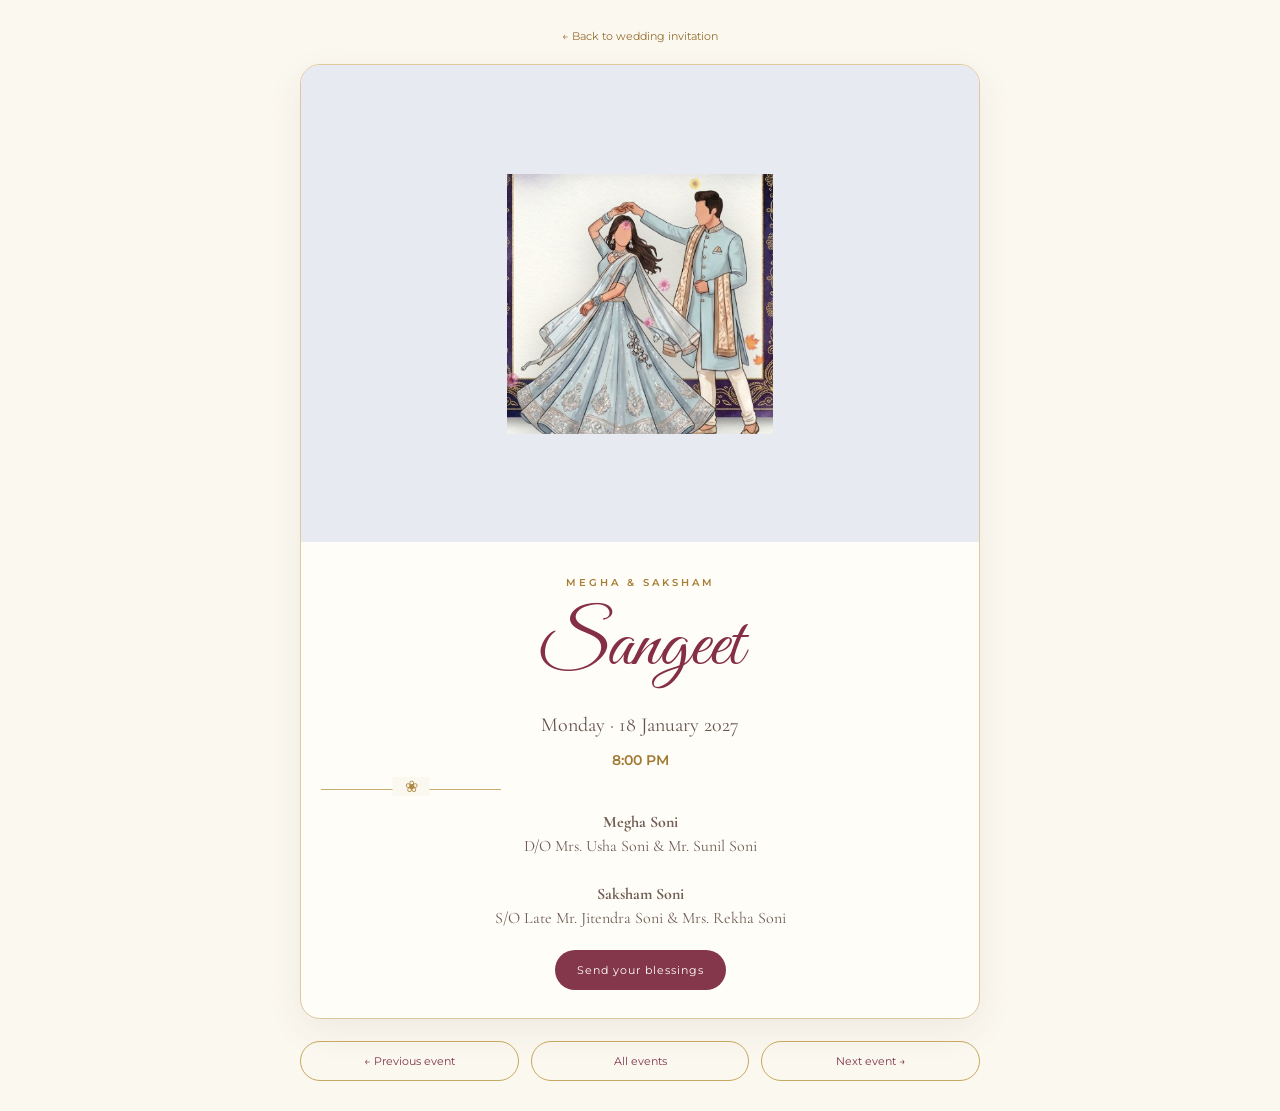
<file: sangeet.html>
<!DOCTYPE html><html lang="en"><head><meta charset="UTF-8"><meta name="viewport" content="width=device-width,initial-scale=1"><meta name="theme-color" content="#7d253b"><title>Sangeet | Megha & Saksham</title><link rel="preconnect" href="https://fonts.googleapis.com"><link rel="preconnect" href="https://fonts.gstatic.com" crossorigin><link href="https://fonts.googleapis.com/css2?family=Cormorant+Garamond:wght@400;500;600&family=Great+Vibes&family=Montserrat:wght@400;500;600&display=swap" rel="stylesheet"><link rel="stylesheet" href="styles.css"></head><body><div class="detail-top"><a href="index.html">← Back to wedding invitation</a></div><main class="event-detail"><article class="detail-panel navy"><div class="detail-art event-art"><img src="assets/sangeet_couple.png" alt="Sangeet illustration"></div><div class="detail-copy"><p class="eyebrow">MEGHA &amp; SAKSHAM</p><h1>Sangeet</h1><p class="event-date">Monday · 18 January 2027</p><p class="event-time">8:00 PM</p><div class="hero-divider"></div><div class="detail-family"><strong>Megha Soni</strong><br>D/O Mrs. Usha Soni &amp; Mr. Sunil Soni<br><br><strong>Saksham Soni</strong><br>S/O Late Mr. Jitendra Soni &amp; Mrs. Rekha Soni</div><a class="primary-link" href="index.html#blessings">Send your blessings</a></div></article><nav class="detail-nav"><a href="mehendi-ceremony.html">← Previous event</a><a href="index.html">All events</a><a href="haldi-ceremony.html">Next event →</a></nav></main></body></html>
</file>
<file: styles.css>
*{box-sizing:border-box}html{scroll-behavior:smooth}body{margin:0;background:#fbf8f0;color:#4b2c2e;font-family:Montserrat,Arial,sans-serif}a{color:inherit}.hero{min-height:100svh;padding:80px 20px 55px;display:flex;flex-direction:column;align-items:center;justify-content:center;text-align:center;position:relative;overflow:hidden;background:radial-gradient(ellipse at center,#fffdf8 0%,#f8eedc 75%,#ead7b4 100%);border:10px solid #f7f0e2;outline:1px solid #c8a85e;outline-offset:-17px}.eyebrow{font-size:10px;letter-spacing:3px;font-weight:600;color:#a77e36}.hero h1,.footer h2{font-family:"Great Vibes",cursive;font-size:clamp(65px,12vw,112px);font-weight:400;line-height:1;margin:12px 0;color:#852e48}.hero h1 span,.footer h2 span{font-family:"Cormorant Garamond",serif;font-size:.55em;color:#b7944c}.invite-line,.hero-subtitle{font-family:"Cormorant Garamond",serif;font-style:italic;font-size:21px;color:#7e6c61}.hero-divider{width:180px;border-top:1px solid #c8ad72;margin:18px 0;position:relative}.hero-divider:after{content:"❀";position:absolute;left:50%;top:-13px;transform:translateX(-50%);background:#fbf8f0;padding:0 12px;color:#b18b45}.hero-names{display:flex;gap:20px;align-items:center;justify-content:center;max-width:680px;width:100%;padding:18px 4px;border-block:1px solid #e0d2b6}.hero-names div{display:flex;flex-direction:column;gap:6px;max-width:260px}.hero-names strong{font-family:"Cormorant Garamond",serif;font-size:23px;color:#87364c}.hero-names small{font-family:"Cormorant Garamond",serif;font-size:15px;line-height:1.4}.hero-names i{height:54px;border-left:1px solid #c9ae75}.hero-date{letter-spacing:2px;font-family:"Cormorant Garamond",serif;font-size:18px;margin:22px 0}.primary-link,.outline-btn,.primary-btn{display:inline-block;text-decoration:none;border-radius:28px;padding:13px 22px;font-size:11px;letter-spacing:1px}.primary-link,.primary-btn{background:#84364a;color:#fff;border:0}.outline-btn{border:1px solid #b28e4e;color:#7e3047}.section-wrap{padding:72px 20px;max-width:900px;margin:auto;text-align:center}.section-wrap h2{font-family:"Cormorant Garamond",serif;font-size:clamp(37px,8vw,52px);font-weight:500;color:#7e3047;margin:8px 0 15px}.section-intro{font-family:"Cormorant Garamond",serif;font-size:19px;font-style:italic;color:#88766b}.scratch-card{display:flex;flex-direction:column;align-items:center;gap:8px;width:min(440px,100%);padding:26px 20px;border:1px solid #c7a253;border-radius:13px;background:repeating-linear-gradient(135deg,#d6b86e 0 2px,#f4e5b8 2px 5px);color:#6c3b3e;cursor:pointer;margin:28px auto}.scratch-card strong{font-family:"Cormorant Garamond",serif;font-size:23px}.scratch-card small{font-size:10px;letter-spacing:2px}.countdown{display:flex;justify-content:center;gap:9px;margin:25px auto;max-width:540px}.countdown div{min-width:0;flex:1;padding:13px 5px;background:#fffdf8;border:1px solid #ddcba2;border-radius:10px}.countdown strong{display:block;font-family:"Cormorant Garamond",serif;font-size:clamp(25px,7vw,40px);font-weight:500;color:#87364c}.countdown span{font-size:9px;letter-spacing:1px;text-transform:uppercase;color:#9a7b47}.hidden{display:none!important}.muted{font-family:"Cormorant Garamond",serif;font-style:italic;color:#88766b}.event-list{display:flex;flex-direction:column;gap:22px;margin:34px auto 0;text-align:left}.event-card{display:grid;grid-template-columns:minmax(115px,34%) 1fr;min-height:210px;background:#fffdf8;border:1px solid #e0d0aa;border-radius:17px;overflow:hidden;box-shadow:0 8px 25px #54391a0c;text-decoration:none;transition:transform .2s}.event-card:active{transform:scale(.99)}.event-art{display:flex;align-items:center;justify-content:center;overflow:hidden;min-height:210px;background:#f8efd9}.event-art img{width:100%;height:100%;max-height:260px;object-fit:contain;object-position:center bottom}.event-copy{padding:22px 22px;align-self:center}.event-number{font-size:9px;letter-spacing:2px;color:#b28d48}.event-copy h3{font-family:"Cormorant Garamond",serif;font-size:clamp(25px,5vw,34px);font-weight:600;color:#81344a;margin:5px 0 9px}.event-date,.event-time,.event-venue{font-size:12px;line-height:1.6;color:#66534a;margin:3px 0}.event-time{font-weight:600;color:#a17a36}.event-venue{margin-top:8px;padding-top:8px;border-top:1px solid #e9dec7}.green .event-art{background:#e8f0e2}.navy .event-art{background:#e7eaf0}.yellow .event-art{background:#fbf0cb}.blush .event-art{background:#f8e8e8}.maroon .event-art{background:#f0e4df}.blue .event-art{background:#e6ebf3}.gold .event-art{background:#fbf1db}.family-card{display:grid;grid-template-columns:1fr 50px 1fr;align-items:center;background:#fffdf8;border:1px solid #ddc99c;border-radius:18px;padding:26px 14px;margin-top:28px}.family-side h3{font-family:"Cormorant Garamond",serif;font-size:27px;color:#87364c;margin:7px 0}.family-side p{font-family:"Cormorant Garamond",serif;font-style:italic;color:#917b6d;margin:4px}.family-side strong{font-family:"Cormorant Garamond",serif;font-size:17px;line-height:1.5;font-weight:500}.family-center{font-size:28px;color:#b28e4e}.venue-card,.blessing-form{max-width:560px;margin:25px auto;padding:27px 18px;background:#fffdf8;border:1px solid #ddc99c;border-radius:18px}.venue-card h3{font-family:"Cormorant Garamond",serif;font-size:31px;color:#84364a;margin:8px}.venue-card p{font-family:"Cormorant Garamond",serif;font-size:18px}.blessing-form{text-align:left}.blessing-form label{display:block;font-size:10px;letter-spacing:1px;text-transform:uppercase;color:#9a7842;margin:12px 0 7px}.blessing-form input,.blessing-form textarea{width:100%;padding:12px;border:1px solid #e1d5bd;border-radius:8px;background:#fffefa}.primary-btn{width:100%;margin-top:16px;cursor:pointer}.love-counter{display:flex;align-items:center;justify-content:center;gap:13px;color:#8a344d;margin:22px}.love-counter button{width:58px;height:58px;border:1px solid #caa96a;border-radius:50%;background:#fffaf0;color:#9a344e;font-size:34px}.gallery-grid{display:grid;grid-template-columns:repeat(3,1fr);gap:12px;margin:25px auto}.gallery-placeholder{aspect-ratio:1.1;border:1px dashed #cdb783;border-radius:12px;background:#f7efdf;display:grid;place-items:center;color:#b18b45;font-family:"Cormorant Garamond",serif}.footer{background:#542b3c;color:#f9edda;text-align:center;padding:45px 18px}.footer h2{font-size:62px;color:#f2dcae}.footer-date{font-size:12px;letter-spacing:2px}.music-control{position:fixed;right:12px;top:12px;z-index:20}.music-btn{border:1px solid #c5a45d;background:rgba(255,251,242,.95);color:#7c3047;border-radius:25px;padding:9px 13px;cursor:pointer;font-size:11px}.event-detail{min-height:100svh;display:flex;flex-direction:column}.detail-top{padding:25px 18px 12px;text-align:center}.detail-top a{font-size:11px;text-decoration:none;color:#946e2f}.detail-panel{max-width:680px;width:calc(100% - 28px);margin:8px auto 22px;background:#fffdf8;border:1px solid #ddc99c;border-radius:20px;overflow:hidden;box-shadow:0 12px 36px #563a1b12}.detail-art{height:min(53vh,480px);min-height:270px;display:flex;align-items:center;justify-content:center}.detail-art img{height:100%;width:100%;object-fit:contain;object-position:center bottom}.detail-copy{text-align:center;padding:24px 20px 28px}.detail-copy h1{font-family:"Great Vibes",cursive;font-size:clamp(48px,11vw,76px);font-weight:400;color:#852e48;margin:0 0 15px}.detail-copy .event-date{font-family:"Cormorant Garamond",serif;font-size:20px}.detail-copy .event-time{font-size:14px;margin:8px}.detail-copy .event-venue{font-family:"Cormorant Garamond",serif;font-size:18px}.detail-family{font-family:"Cormorant Garamond",serif;font-size:16px;line-height:1.5;color:#705d53;margin:20px 0}.detail-nav{display:flex;justify-content:space-between;gap:12px;max-width:680px;width:calc(100% - 28px);margin:0 auto 30px}.detail-nav a{flex:1;text-align:center;padding:12px 8px;border:1px solid #c8a85e;border-radius:25px;text-decoration:none;font-size:11px;color:#81344a}.detail-nav a.disabled{opacity:.35;pointer-events:none}
@media(max-width:560px){.hero{padding:80px 15px 45px;min-height:96svh}.hero-names{gap:10px}.hero-names strong{font-size:20px}.hero-names small{font-size:13px}.invite-line,.hero-subtitle{font-size:18px}.section-wrap{padding:58px 15px}.event-list{gap:16px}.event-card{grid-template-columns:37% 1fr;min-height:175px}.event-art{min-height:175px}.event-copy{padding:15px 13px}.event-copy h3{font-size:24px}.event-date,.event-time,.event-venue{font-size:10px}.family-card{grid-template-columns:1fr;gap:15px}.family-center{font-size:24px}.gallery-grid{grid-template-columns:1fr 1fr}.gallery-placeholder:last-child{display:none}.detail-art{height:48vh;min-height:260px}.detail-copy{padding:20px 14px}.detail-nav a{font-size:10px}}

.venue-contacts{margin:22px auto 0;padding-top:16px;border-top:1px solid #e9dec7;text-align:center;max-width:360px;color:#6e5a50}
.venue-contacts .contacts-heading{font-size:10px!important;letter-spacing:1.5px;text-transform:uppercase;color:#a17a36;font-family:Montserrat,Arial,sans-serif!important;margin:0 0 10px}
.venue-contacts p{font-family:Montserrat,Arial,sans-serif;font-size:12px;line-height:1.6;margin:7px 0}
.venue-contacts a{color:#81344a;text-decoration:none}
.venue-contacts a:hover{text-decoration:underline}
/* Single Photo Gallery */
.single-gallery-photo {
    width: min(100%, 680px);
    margin: 28px auto 0;
    padding: 10px;
    background: #fffdf8;
    border: 1px solid #ddc99c;
    border-radius: 18px;
    box-shadow: 0 12px 35px #563a1b12;
}

.single-gallery-photo img {
    display: block;
    width: 100%;
    height: auto;
    max-height: 760px;
    object-fit: contain;
    border-radius: 11px;
}

/* Mobile Responsive */
@media (max-width: 560px) {
    .single-gallery-photo {
        width: 100%;
        padding: 6px;
        border-radius: 13px;
        margin-top: 22px;
    }

    .single-gallery-photo img {
        border-radius: 8px;
        max-height: none;
    }
}
</file>
